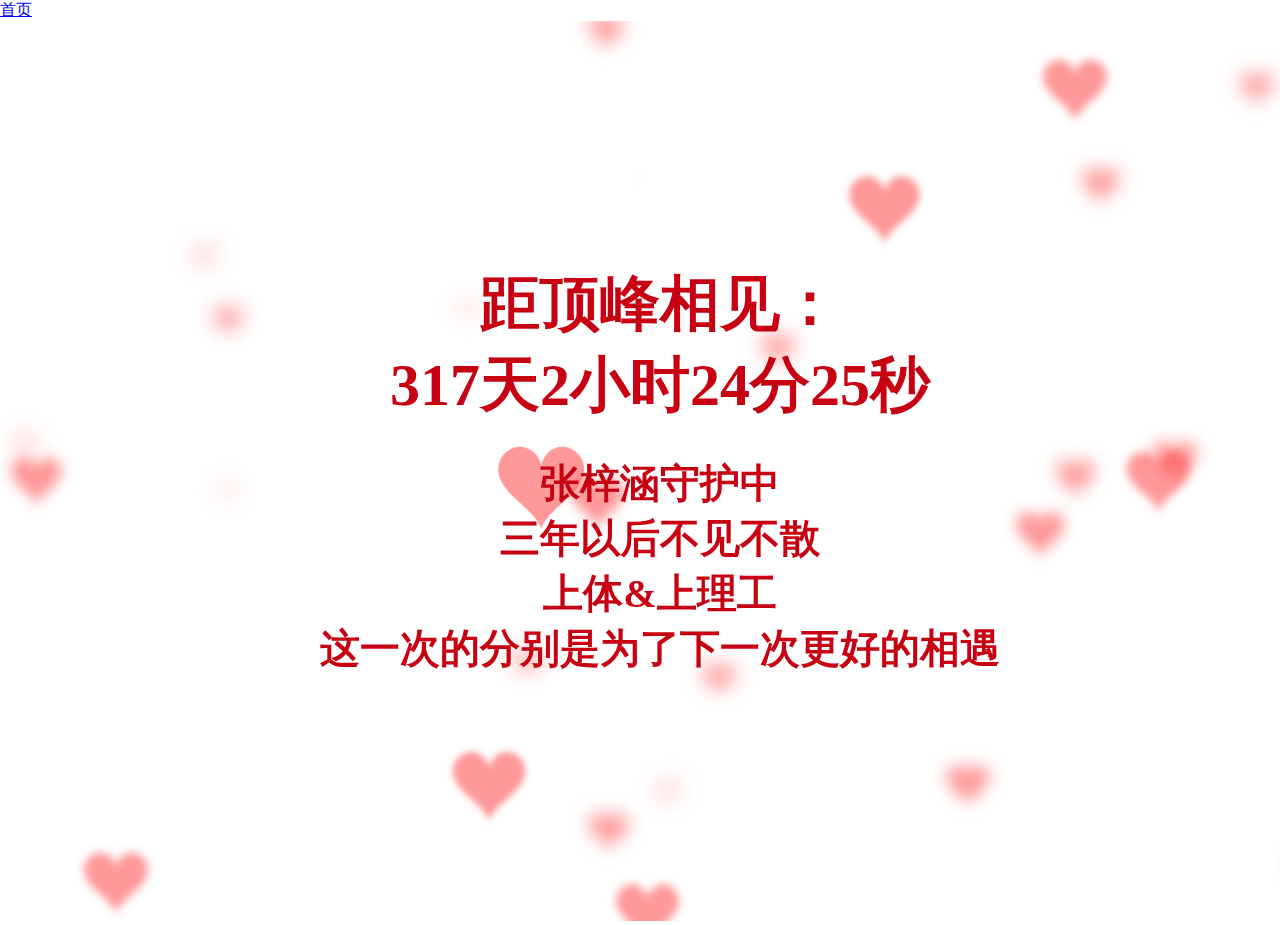
<file: zzh/daojishi.html>
<!doctype html>
<html>
<head>
<meta charset="utf-8">
<title>张梓涵我爱你</title><!-- 这是网页标题 -->
<style>
body{
  overflow: hidden;
  margin: 0;
}
h1{
  position: fixed;
  top: 30%;
  left: 0;
  width: 100%;
  text-align: center;
  transform:translateY(-50%);
  font-family: 'Love Ya Like A Sister', cursive;
  font-size: 60px;
  color: #c70012;
  padding: 0 20px;
}
h1 span{
  position: fixed;
  left: 0;
  width: 100%;
  text-align: center;
margin-top:30px;
    font-size:40px;
}
</style>

</head>
<body>
<h1 id="h1"></h1>
<a href="index1.html">首页</a>
<canvas></canvas> <!--canvas 画布-->

<script>
var canvas = document.querySelector("canvas"),
  ctx = canvas.getContext("2d");

var ww,wh;

function onResize(){
  ww = canvas.width = window.innerWidth;
  wh = canvas.height = window.innerHeight;
}

ctx.strokeStyle = "red";
ctx.shadowBlur = 25;
ctx.shadowColor = "hsla(0, 100%, 60%,0.5)";

var precision = 100;
var hearts = [];
var mouseMoved = false;
function onMove(e){
  mouseMoved = true;
  if(e.type === "touchmove"){
    hearts.push(new Heart(e.touches[0].clientX, e.touches[0].clientY));
    hearts.push(new Heart(e.touches[0].clientX, e.touches[0].clientY));
  }
  else{
    hearts.push(new Heart(e.clientX, e.clientY));
    hearts.push(new Heart(e.clientX, e.clientY));
  }
}

var Heart = function(x,y){
  this.x = x || Math.random()*ww;
  this.y = y || Math.random()*wh;
  this.size = Math.random()*2 + 1;
  this.shadowBlur = Math.random() * 10;
  this.speedX = (Math.random()+0.2-0.6) * 8;
  this.speedY = (Math.random()+0.2-0.6) * 8;
  this.speedSize = Math.random()*0.05 + 0.01;
  this.opacity = 1;
  this.vertices = [];
  for (var i = 0; i < precision; i++) {
    var step = (i / precision - 0.5) * (Math.PI * 2);
    var vector = {
      x : (15 * Math.pow(Math.sin(step), 3)),
      y : -(13 * Math.cos(step) - 5 * Math.cos(2 * step) - 2 * Math.cos(3 * step) - Math.cos(4 * step)) 
    }
    this.vertices.push(vector);
  }
}

Heart.prototype.draw = function(){
  this.size -= this.speedSize;
  this.x += this.speedX;
  this.y += this.speedY;
  ctx.save();
  ctx.translate(-1000,this.y);
  ctx.scale(this.size, this.size);
  ctx.beginPath();
  for (var i = 0; i < precision; i++) {
    var vector = this.vertices[i];
    ctx.lineTo(vector.x, vector.y);
  }
  ctx.globalAlpha = this.size;
  ctx.shadowBlur = Math.round((3 - this.size) * 10);
  ctx.shadowColor = "hsla(0, 100%, 60%,0.5)";
  ctx.shadowOffsetX = this.x + 1000;
  ctx.globalCompositeOperation = "screen"
  ctx.closePath();
  ctx.fill()
  ctx.restore();
};


function render(a){
  requestAnimationFrame(render);

  hearts.push(new Heart())
  ctx.clearRect(0,0,ww,wh);
  for (var i = 0; i < hearts.length; i++) {
    hearts[i].draw();
    if(hearts[i].size <= 0){
      hearts.splice(i,1);
      i--;
    }
  }
}


onResize();
window.addEventListener("mousemove", onMove);
window.addEventListener("touchmove", onMove);
window.addEventListener("resize", onResize);
requestAnimationFrame(render);

window.onload=function starttime(){
        time(h1,'2027/6/9');     // 2021年春节时间
        ptimer = setTimeout(starttime,1000); // 添加计时器
}

    function time(obj,futimg){
        var nowtime = new Date().getTime(); // 现在时间转换为时间戳
        var futruetime =  new Date(futimg).getTime(); // 未来时间转换为时间戳
        var msec = futruetime-nowtime; // 毫秒 未来时间-现在时间
        var time = (msec/1000);  // 毫秒/1000
        var day = parseInt(time/86400); // 天  24*60*60*1000 
        var hour = parseInt(time/3600)-24*day;    // 小时 60*60 总小时数-过去的小时数=现在的小时数 
        var minute = parseInt(time%3600/60); // 分 -(day*24) 以60秒为一整份 取余 剩下秒数 秒数/60 就是分钟数
        var second = parseInt(time%60);  // 以60秒为一整份 取余 剩下秒数
        obj.innerHTML="<br>距顶峰相见：<br>"+day+"天"+hour+"小时"+minute+"分"+second+"秒"+"<br><span>张梓涵守护中<br>三年以后不见不散<br>上体&上理工<br>这一次的分别是为了下一次更好的相遇<br></span>"
        return true;
    }
</script>

  <audio id="bgmusic" src="http://music.163.com/song/media/outer/url?id=29771231.mp3" autoplay="autoplay" loop="loop" style="display: block; width: 3%; height:3%;"></audio>
    <script type="text/javascript">
        document.addEventListener('DOMContentLoaded', function () {
            function audioAutoPlay() {
                var audio = document.getElementById('bgmusic');
                audio.play();
                document.addEventListener("WeixinJSBridgeReady", function () {
                    audio.play();
                    }, false);
                 }
                 audioAutoPlay();
                 });
</script>
</body>
</html>
</file>
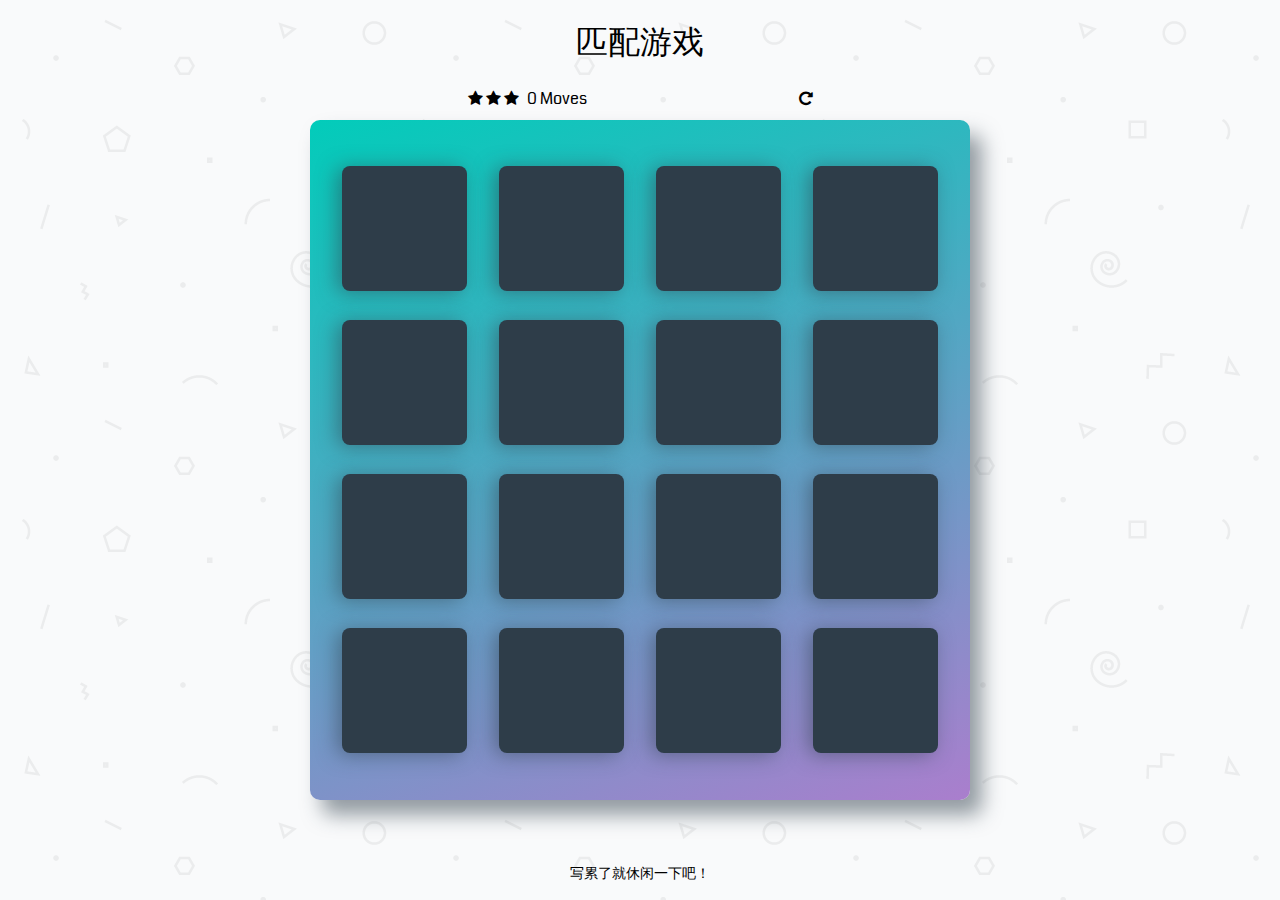
<file: zzh/fanpaizi.html>
﻿<!doctype html>
<html lang="en">
<head>
<meta charset="utf-8">
<title>张梓涵我爱你</title>
<meta name="description" content="">

<link rel="stylesheet prefetch" href="https://fonts.googleapis.com/css?family=Coda">
<link rel="stylesheet prefetch" href="css/font-awesome.min.css">
<link rel="stylesheet" href="css/app.css">

</head>
<body>

<div class="container">
	<header>
		<h1>匹配游戏</h1>
	</header>

	<section class="score-panel">
		<ul class="stars">
			<li><i class="fa fa-star"></i></li>
			<li><i class="fa fa-star"></i></li>
			<li><i class="fa fa-star"></i></li>
		</ul>

		<span class="moves">0</span> Moves

		<div class="restart" onClick="run()">
			<i class="fa fa-repeat"></i>
		</div>
	</section>

	<ul class="deck" id="deck">

	</ul>
</div>

<script src="js/jquery.min.js"></script>
<script src="js/app.js"></script>

<div style="text-align:center;margin:1px 0; font:normal 14px/24px 'MicroSoft YaHei';">
<p>写累了就休闲一下吧！</p>
</div>
</body>
</html>
</file>
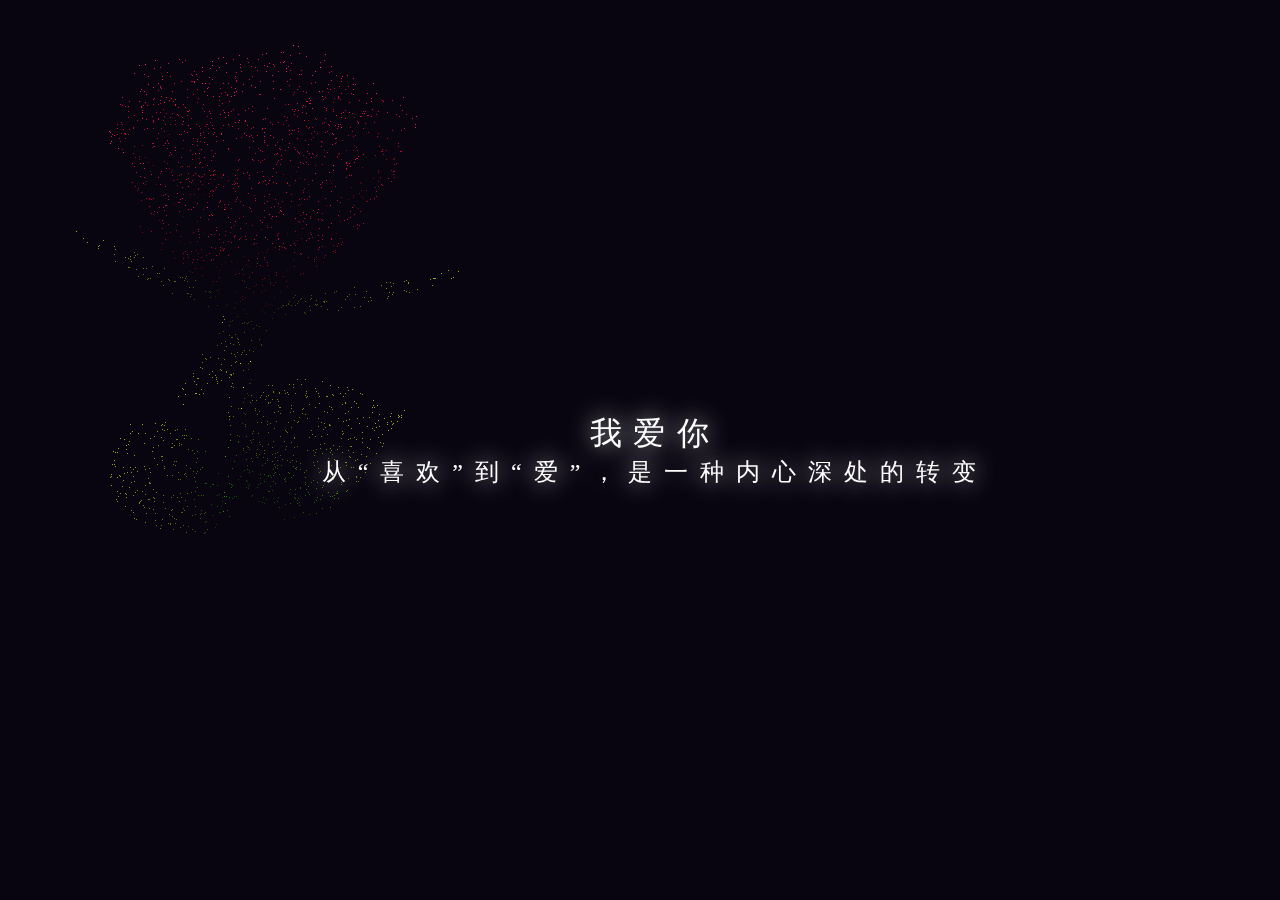
<file: zzh/last.html>
<!DOCTYPE html PUBLIC "-//W3C//DTD XHTML 1.0 Transitional//EN" "http://www.w3.org/TR/xhtml1/DTD/xhtml1-transitional.dtd">
<html xmlns="http://www.w3.org/1999/xhtml">
 
<head>
    <meta http-equiv="Content-Type" content="text/html; charset=utf-8" />
    <title>张梓涵，我爱你</title>
    <style type="text/css">
        * {
            margin: 0;
            padding: 0;
            -webkit-box-sizing: border-box;
            -moz-box-sizing: border-box;
            -ms-box-sizing: border-box;
            -o-box-sizing: border-box;
            box-sizing: border-box;
        }
        
        html,
        body {
            margin: 0;
            padding: 0;
            color: #fefeff;
            -webkit-font-smoothing: antialiased;
            font-smoothing: antialiased;
        }
        
        body {
            font-family: "Microsoft YaHei";
            background: rgb(8, 5, 16);
            overflow: hidden;
            -webkit-touch-callout: none;
            -webkit-user-select: none;
            -khtml-user-select: none;
            -moz-user-select: none;
            -ms-user-select: none;
            user-select: none;
        }
        
        h1 {
            font: 2.75em;
            font-weight: 400;
            letter-spacing: 0.35em;
            text-shadow: 0 0 25px rgba(254, 254, 255, 0.85);
        }
        
        h2 {
            font: 1.45em;
            font-weight: 400;
            letter-spacing: 0.5em;
            text-shadow: 0 0 25px rgba(254, 254, 255, 0.85);
            text-transform: lowercase;
        }
        
        [class^="letter"] {
            -webkit-transition: opacity 3s ease;
            -moz-transition: opacity 3s ease;
            transition: opacity 3s ease;
        }
        
        .letter-0 {
            transition-delay: 0.2s;
        }
        
        .letter-1 {
            transition-delay: 0.4s;
        }
        
        .letter-2 {
            transition-delay: 0.6s;
        }
        
        .letter-3 {
            transition-delay: 0.8s;
        }
        
        .letter-4 {
            transition-delay: 1.0s;
        }
        
        .letter-5 {
            transition-delay: 1.2s;
        }
        
        .letter-6 {
            transition-delay: 1.4s;
        }
        
        .letter-7 {
            transition-delay: 1.6s;
        }
        
        .letter-8 {
            transition-delay: 1.8s;
        }
        
        .letter-9 {
            transition-delay: 2.0s;
        }
        
        .letter-10 {
            transition-delay: 2.2s;
        }
        
        .letter-11 {
            transition-delay: 2.4s;
        }
        
        .letter-12 {
            transition-delay: 2.6s;
        }
        
        .letter-13 {
            transition-delay: 2.8s;
        }
        
        .letter-14 {
            transition-delay: 3.0s;
        }
        
        h1,
        h2 {
            visibility: hidden;
            -webkit-transform: translate3d(0, 0, 0);
            -moz-transform: translate3d(0, 0, 0);
            transform: translate3d(0, 0, 0);
        }
        
        h1.transition-in,
        h2.transition-in {
            visibility: visible;
        }
        
        h1 [class^="letter"],
        h2 [class^="letter"] {
            opacity: 0;
        }
        
        h1.transition-in [class^="letter"],
        h2.transition-in [class^="letter"] {
            opacity: 1;
        }
        
        #container {
            display: table;
            position: absolute;
            z-index: 20;
            width: 100%;
            height: 100%;
            text-align: center;
            cursor: none;
            left: 15px;
        }
        
        #container>div {
            display: table-cell;
            vertical-align: middle;
        }
        
        #container p {
            position: absolute;
            width: 100%;
            left: 0;
            bottom: 25px;
            font-size: 0.8em;
            letter-spacing: 0.1em;
            font-weight: 300;
            color: #76747a;
            -webkit-font-smoothing: subpixel-antialiased;
            font-smoothing: subpixel-antialiased;
        }
        
        #container p strong {
            color: #b3abc5;
            font-size: 5em;
        }
        
        #container p span {
            font-size: 0.75em;
            padding: 0 2px;
        }
        
        #canvas {
            position: absolute;
            z-index: 10;
            top: 0;
            left: 0;
            width: 100%;
            height: 100%;
            cursor: none;
        }
        
        #stats {
            position: absolute;
            z-index: 10;
            left: 10px;
            top: 10px;
        }
        
        .dg.ac {
            z-index: 100 !important;
        }
        
        #container div p strong a {
            color: #999;
            font-size: 0.5em;
        }
        
        body,
        td,
        th {}
        
        a:link {
            text-decoration: none;
        }
        
        a:visited {
            text-decoration: none;
        }
        
        a:hover {
            text-decoration: none;
        }
        
        a:active {
            text-decoration: none;
        }
        
        #shusheng {
            position: absolute;
            width: 100%;
            height: 100%;
            text-align: center;
        }
    </style>
</head>
<!--/************************************************************
 *																*
 * 						      Tonyz								*
 *                        	 Danica								*
 *       		         Date@2022.2.14			                *
 * 																*
**************************************************************-->
 
<body ondragstart="window.event.returnValue=false" oncontextmenu="window.event.returnValue=false" onselectstart="event.returnValue=false">
 



    <div id="container">
 
        <div>
            <h1 id="h1">我爱你</h1>
            <h2 id="h2">从“喜欢”到“爱”，是一种内心深处的转变</h2>
        </div>
 
    </div>
 
    <canvas id="canvas"></canvas>
 
    <div id="shusheng">
        <canvas id="c"></canvas>
        <script>
            var b = document.body;
            var c = document.getElementsByTagName('canvas')[0];
            var a = c.getContext('2d');
            document.body.clientWidth;
        </script>
        <script>
            with(m = Math) C = cos,
                S = sin,
                P = pow,
                R = random;
            c.width = c.height = f = 500;
            h = -250;
 
            function p(a, b, c) {
                if (c > 60) return [S(a * 7) * (13 + 5 / (.2 + P(b * 4, 4))) - S(b) * 50, b * f + 50, 625 + C(a * 7) * (13 + 5 / (.2 + P(b * 4, 4))) + b * 400, a * 1 - b / 2, a];
                A = a * 2 - 1;
                B = b * 2 - 1;
                if (A * A + B * B < 1) {
                    if (c > 37) {
                        n = (j = c & 1) ? 6 : 4;
                        o = .5 / (a + .01) + C(b * 125) * 3 - a * 300;
                        w = b * h;
                        return [o * C(n) + w * S(n) + j * 610 - 390, o * S(n) - w * C(n) + 550 - j * 350, 1180 + C(B + A) * 99 - j * 300, .4 - a * .1 + P(1 - B * B, -h * 6) * .15 - a * b * .4 + C(a + b) / 5 + P(C((o * (a + 1) + (B > 0 ? w : -w)) / 25), 30) * .1 * (1 - B * B), o / 1e3 + .7 - o * w * 3e-6]
                    }
                    if (c > 32) {
                        c = c * 1.16 - .15;
                        o = a * 45 - 20;
                        w = b * b * h;
                        z = o * S(c) + w * C(c) + 620;
                        return [o * C(c) - w * S(c), 28 + C(B * .5) * 99 - b * b * b * 60 - z / 2 - h, z, (b * b * .3 + P((1 - (A * A)), 7) * .15 + .3) * b, b * .7]
                    }
                    o = A * (2 - b) * (80 - c * 2);
                    w = 99 - C(A) * 120 - C(b) * (-h - c * 4.9) + C(P(1 - b, 7)) * 50 + c * 2;
                    z = o * S(c) + w * C(c) + 700;
                    return [o * C(c) - w * S(c), B * 99 - C(P(b, 7)) * 50 - c / 3 - z / 1.35 + 450, z, (1 - b / 1.2) * .9 + a * .1, P((1 - b), 20) / 4 + .05]
                }
            }
            setInterval('for(i=0;i<1e4;i++)if(s=p(R(),R(),i%46/.74)){z=s[2];x=~~(s[0]*f/z-h);y=~~(s[1]*f/z-h);if(!m[q=y*f+x]|m[q]>z)m[q]=z,a.fillStyle="rgb("+~(s[3]*h)+","+~(s[4]*h)+","+~(s[3]*s[3]*-80)+")",a.fillRect(x,y,1,1)}', 0)
        </script>
    </div>
 
    <script>
        var Stats = function() {
            var e = Date.now(),
                t = e,
                i = 0,
                n = 1 / 0,
                r = 0,
                s = 0,
                o = 1 / 0,
                a = 0,
                l = 0,
                h = 0,
                c = document.createElement("div");
            c.id = "stats", c.addEventListener("mousedown", function(e) {
                e.preventDefault(), v(++h % 2)
            }, !1), c.style.cssText = "width:80px;opacity:0.9;cursor:pointer";
            var u = document.createElement("div");
            u.id = "fps", u.style.cssText = "padding:0 0 3px 3px;text-align:left;background-color:#002", c.appendChild(u);
            var d = document.createElement("div");
            d.id = "fpsText", d.style.cssText = "color:#0ff;font-size:9px;font-weight:bold;line-height:15px", d.innerHTML = "FPS", u.appendChild(d);
            var p = document.createElement("div");
            for (p.id = "fpsGraph", p.style.cssText = "position:relative;width:74px;height:30px;background-color:#0ff", u.appendChild(p); 74 > p.children.length;) {
                var f = document.createElement("span");
                f.style.cssText = "width:1px;height:30px;float:left;background-color:#113", p.appendChild(f)
            }
            var m = document.createElement("div");
            m.id = "ms", m.style.cssText = "padding:0 0 3px 3px;text-align:left;background-color:#020;display:none", c.appendChild(m);
            var g = document.createElement("div");
            g.id = "msText", g.style.cssText = "color:#0f0;;font-size:9px;font-weight:bold;line-height:15px", g.innerHTML = "MS", m.appendChild(g);
            var y = document.createElement("div");
            for (y.id = "msGraph", y.style.cssText = "position:relative;width:74px;height:30px;background-color:#0f0", m.appendChild(y); 74 > y.children.length;) {
                var f = document.createElement("span");
                f.style.cssText = "width:1px;height:30px;float:left;background-color:#131", y.appendChild(f)
            }
            var v = function(e) {
                    switch (h = e) {
                        case 0:
                            u.style.display = "block", m.style.display = "none";
                            break;
                        case 1:
                            u.style.display = "none", m.style.display = "block"
                    }
                },
                b = function(e, t) {
                    var i = e.appendChild(e.firstChild);
                    i.style.height = t + "px"
                };
            return {
                REVISION: 11,
                domElement: c,
                setMode: v,
                begin: function() {
                    e = Date.now()
                },
                end: function() {
                    var h = Date.now();
                    return i = h - e, n = Math.min(n, i), r = Math.max(r, i), g.textContent = i + " MS (" + n + "-" + r + ")", b(y, Math.min(30, 30 - 30 * (i / 200))), l++, h > t + 1e3 && (s = Math.round(1e3 * l / (h - t)), o = Math.min(o, s), a = Math.max(a, s), d.textContent = s + " FPS (" + o + "-" + a + ")", b(p, Math.min(30, 30 - 30 * (s / 100))), t = h, l = 0), h
                },
                update: function() {
                    e = this.end()
                }
            }
        };
    </script>
    <script>
        ;
        (function(window) {
 
            var ctx,
                hue,
                logo,
                form,
                buffer,
                target = {},
                tendrils = [],
                settings = {};
 
            settings.debug = true;
            settings.friction = 0.5;
            settings.trails = 20;
            settings.size = 50;
            settings.dampening = 0.25;
            settings.tension = 0.98;
 
            Math.TWO_PI = Math.PI * 2;
 
            // ========================================================================================
            // Oscillator
            // ----------------------------------------------------------------------------------------
 
            function Oscillator(options) {
                this.init(options || {});
            }
 
            Oscillator.prototype = (function() {
 
                var value = 0;
 
                return {
 
                    init: function(options) {
                        this.phase = options.phase || 0;
                        this.offset = options.offset || 0;
                        this.frequency = options.frequency || 0.001;
                        this.amplitude = options.amplitude || 1;
                    },
 
                    update: function() {
                        this.phase += this.frequency;
                        value = this.offset + Math.sin(this.phase) * this.amplitude;
                        return value;
                    },
 
                    value: function() {
                        return value;
                    }
                };
 
            })();
 
            // ========================================================================================
            // Tendril
            // ----------------------------------------------------------------------------------------
 
            function Tendril(options) {
                this.init(options || {});
            }
 
            Tendril.prototype = (function() {
 
                function Node() {
                    this.x = 0;
                    this.y = 0;
                    this.vy = 0;
                    this.vx = 0;
                }
 
                return {
 
                    init: function(options) {
 
                        this.spring = options.spring + (Math.random() * 0.1) - 0.05;
                        this.friction = settings.friction + (Math.random() * 0.01) - 0.005;
                        this.nodes = [];
 
                        for (var i = 0, node; i < settings.size; i++) {
 
                            node = new Node();
                            node.x = target.x;
                            node.y = target.y;
 
                            this.nodes.push(node);
                        }
                    },
 
                    update: function() {
 
                        var spring = this.spring,
                            node = this.nodes[0];
 
                        node.vx += (target.x - node.x) * spring;
                        node.vy += (target.y - node.y) * spring;
 
                        for (var prev, i = 0, n = this.nodes.length; i < n; i++) {
 
                            node = this.nodes[i];
 
                            if (i > 0) {
 
                                prev = this.nodes[i - 1];
 
                                node.vx += (prev.x - node.x) * spring;
                                node.vy += (prev.y - node.y) * spring;
                                node.vx += prev.vx * settings.dampening;
                                node.vy += prev.vy * settings.dampening;
                            }
 
                            node.vx *= this.friction;
                            node.vy *= this.friction;
                            node.x += node.vx;
                            node.y += node.vy;
 
                            spring *= settings.tension;
                        }
                    },
 
                    draw: function() {
 
                        var x = this.nodes[0].x,
                            y = this.nodes[0].y,
                            a, b;
 
                        ctx.beginPath();
                        ctx.moveTo(x, y);
 
                        for (var i = 1, n = this.nodes.length - 2; i < n; i++) {
 
                            a = this.nodes[i];
                            b = this.nodes[i + 1];
                            x = (a.x + b.x) * 0.5;
                            y = (a.y + b.y) * 0.5;
 
                            ctx.quadraticCurveTo(a.x, a.y, x, y);
                        }
 
                        a = this.nodes[i];
                        b = this.nodes[i + 1];
 
                        ctx.quadraticCurveTo(a.x, a.y, b.x, b.y);
                        ctx.stroke();
                        ctx.closePath();
                    }
                };
 
            })();
 
            // ----------------------------------------------------------------------------------------
 
            function init(event) {
 
                document.removeEventListener('mousemove', init);
                document.removeEventListener('touchstart', init);
 
                document.addEventListener('mousemove', mousemove);
                document.addEventListener('touchmove', mousemove);
                document.addEventListener('touchstart', touchstart);
 
                mousemove(event);
                reset();
                loop();
            }
 
            function reset() {
 
                tendrils = [];
 
                for (var i = 0; i < settings.trails; i++) {
 
                    tendrils.push(new Tendril({
                        spring: 0.45 + 0.025 * (i / settings.trails)
                    }));
                }
            }
 
            function loop() {
 
                if (!ctx.running) return;
 
                ctx.globalCompositeOperation = 'source-over';
                ctx.fillStyle = 'rgba(8,5,16,0.4)';
                ctx.fillRect(0, 0, ctx.canvas.width, ctx.canvas.height);
                ctx.globalCompositeOperation = 'lighter';
                ctx.strokeStyle = 'hsla(' + Math.round(hue.update()) + ',90%,50%,0.25)';
                ctx.lineWidth = 1;
 
                if (ctx.frame % 60 == 0) {
                    console.log(hue.update(), Math.round(hue.update()), hue.phase, hue.offset, hue.frequency, hue.amplitude);
                }
 
                for (var i = 0, tendril; i < settings.trails; i++) {
                    tendril = tendrils[i];
                    tendril.update();
                    tendril.draw();
                }
 
                ctx.frame++;
                ctx.stats.update();
                requestAnimFrame(loop);
            }
 
            function resize() {
                ctx.canvas.width = window.innerWidth;
                ctx.canvas.height = window.innerHeight;
            }
 
            function start() {
                if (!ctx.running) {
                    ctx.running = true;
                    loop();
                }
            }
 
            function stop() {
                ctx.running = false;
            }
 
            function mousemove(event) {
                if (event.touches) {
                    target.x = event.touches[0].pageX;
                    target.y = event.touches[0].pageY;
                } else {
                    target.x = event.clientX
                    target.y = event.clientY;
                }
                event.preventDefault();
            }
 
            function touchstart(event) {
                if (event.touches.length == 1) {
                    target.x = event.touches[0].pageX;
                    target.y = event.touches[0].pageY;
                }
            }
 
            function keyup(event) {
 
                switch (event.keyCode) {
                    case 32:
                        save();
                        break;
                    default:
                        // console.log(event.keyCode);
                }
            }
 
            function letters(id) {
 
                var el = document.getElementById(id),
                    letters = el.innerHTML.replace('&amp;', '&').split(''),
                    heading = '';
 
                for (var i = 0, n = letters.length, letter; i < n; i++) {
                    letter = letters[i].replace('&', '&amp');
                    heading += letter.trim() ? '<span class="letter-' + i + '">' + letter + '</span>' : '&nbsp;';
                }
 
                el.innerHTML = heading;
                setTimeout(function() {
                    el.className = 'transition-in';
                }, (Math.random() * 500) + 500);
            }
 
            function save() {
 
                if (!buffer) {
 
                    buffer = document.createElement('canvas');
                    buffer.width = screen.availWidth;
                    buffer.height = screen.availHeight;
                    buffer.ctx = buffer.getContext('2d');
 
                    form = document.createElement('form');
                    form.method = 'post';
                    form.input = document.createElement('input');
                    form.input.type = 'hidden';
                    form.input.name = 'data';
                    form.appendChild(form.input);
 
                    document.body.appendChild(form);
                }
 
                buffer.ctx.fillStyle = 'rgba(8,5,16)';
                buffer.ctx.fillRect(0, 0, buffer.width, buffer.height);
 
                buffer.ctx.drawImage(canvas,
                    Math.round(buffer.width / 2 - canvas.width / 2),
                    Math.round(buffer.height / 2 - canvas.height / 2)
                );
 
                buffer.ctx.drawImage(logo,
                    Math.round(buffer.width / 2 - logo.width / 4),
                    Math.round(buffer.height / 2 - logo.height / 4),
                    logo.width / 2,
                    logo.height / 2
                );
 
                window.open(buffer.toDataURL(), 'wallpaper', 'top=0,left=0,width=' + buffer.width + ',height=' + buffer.height);
 
                // form.input.value = buffer.toDataURL().substr(22);
                // form.submit();
            }
 
            window.requestAnimFrame = (function() {
                return window.requestAnimationFrame || window.webkitRequestAnimationFrame || window.mozRequestAnimationFrame || function(fn) {
                    window.setTimeout(fn, 1000 / 60)
                };
            })();
 
            window.onload = function() {
 
                ctx = document.getElementById('canvas').getContext('2d');
                ctx.stats = new Stats();
                ctx.running = true;
                ctx.frame = 1;
 
                logo = new Image();
                logo.src = 'http://labs.nikrowell.com/lightsandmotion/ultraviolet/images/logo.png';
 
                hue = new Oscillator({
                    phase: Math.random() * Math.TWO_PI,
                    amplitude: 85,
                    frequency: 0.0015,
                    offset: 285
                });
 
                letters('h1');
                letters('h2');
 
                document.addEventListener('mousemove', init);
                document.addEventListener('touchstart', init);
                document.body.addEventListener('orientationchange', resize);
                window.addEventListener('resize', resize);
                window.addEventListener('keyup', keyup);
                window.addEventListener('focus', start);
                window.addEventListener('blur', stop);
 
                resize();
 
                if (window.DEBUG) {
 
                    var gui = new dat.GUI();
 
                    // gui.add(settings, 'debug');
                    settings.gui.add(settings, 'trails', 1, 30).onChange(reset);
                    settings.gui.add(settings, 'size', 25, 75).onFinishChange(reset);
                    settings.gui.add(settings, 'friction', 0.45, 0.55).onFinishChange(reset);
                    settings.gui.add(settings, 'dampening', 0.01, 0.4).onFinishChange(reset);
                    settings.gui.add(settings, 'tension', 0.95, 0.999).onFinishChange(reset);
 
                    document.body.appendChild(ctx.stats.domElement);
                }
            };
 
        })(window);
    </script>



</body>
 
</html>
</file>
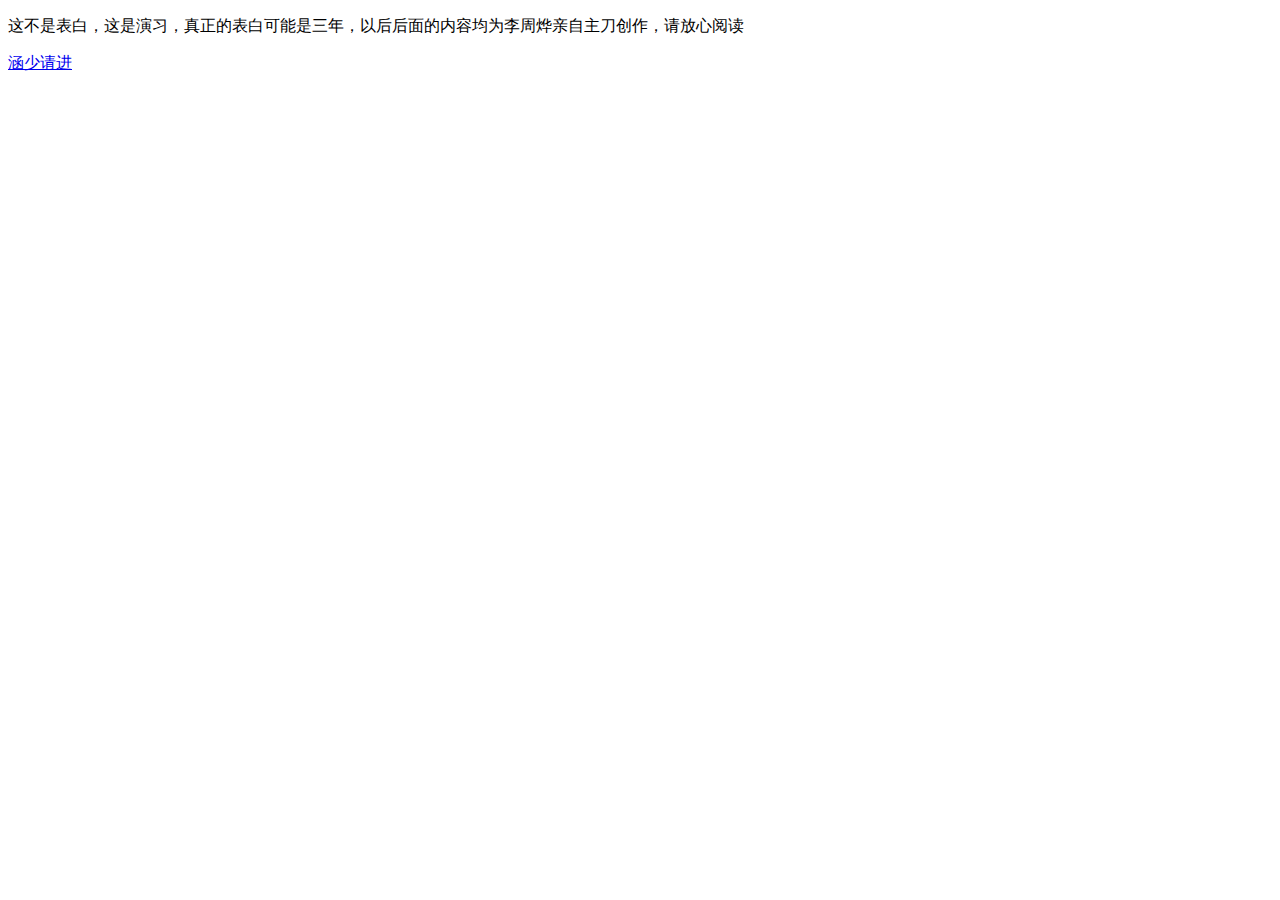
<file: zzh/zzh.html>
<!DOCTYPE html>
<html lang="en">
<head>
    <meta charset="UTF-8">
    <meta name="viewport" content="width=device-width, initial-scale=1.0">
    <title>前方高能，中转页</title>
</head>
<body>
    <p>这不是表白，这是演习，真正的表白可能是三年，以后后面的内容均为李周烨亲自主刀创作，请放心阅读</p>
    <a href="zzh1.html">涵少请进</a>
</body>
</html>
</file>
<file: zzh/css/app.css>
html {
    box-sizing: border-box;
}

*,
*::before,
*::after {
    box-sizing: inherit;
}

html,
body {
    width: 100%;
    height: 100%;
    margin: 0;
    padding: 0;
}

body {
    background: #ffffff url('../img/geometry2.png'); /* Background pattern from Subtle Patterns */
    font-family: 'Coda', cursive;
}

.container {
    display: flex;
    justify-content: center;
    align-items: center;
    flex-direction: column;
}

h1 {
    font-family: 'Open Sans', sans-serif;
    font-weight: 300;
}

/*
 * Styles for the deck of cards
 */

.deck {
    width: 660px;
    min-height: 680px;
    background: linear-gradient(160deg, #02ccba 0%, #aa7ecd 100%);
    padding: 32px;
    border-radius: 10px;
    box-shadow: 12px 15px 20px 0 rgba(46, 61, 73, 0.5);
    display: flex;
    flex-wrap: wrap;
    justify-content: space-between;
    align-items: center;
    margin: 0 0 3em;
}

.deck .card {
    height: 125px;
    width: 125px;
    background: #2e3d49;
    font-size: 0;
    color: #ffffff;
    border-radius: 8px;
    cursor: pointer;
    display: flex;
    justify-content: center;
    align-items: center;
    box-shadow: 5px 2px 20px 0 rgba(46, 61, 73, 0.5);
    transform: rotateY(180deg);
    transition: transform 0.3s;
}

.deck .card.open {
    transform: rotateY(360deg);
    background: #02b3e4;
    cursor: default;
    transition: transform 0.3s;
}

.deck .card.show {
    font-size: 33px;
}

.deck .card.match {
    cursor: default;
    background: #02ccba;
    font-size: 33px;
    animation: fbig 0.3s alternate;
}
@keyframes fbig {
    from{transform: scale(1)}
    to {transform: scale(1.1)}
}
/*
 * Styles for the Score Panel
 */

.score-panel {
    text-align: left;
    width: 345px;
    margin-bottom: 10px;
}

.score-panel .stars {
    margin: 0;
    padding: 0;
    display: inline-block;
    margin: 0 5px 0 0;
}

.score-panel .stars li {
    list-style: none;
    display: inline-block;
}

.score-panel .restart {
    float: right;
    cursor: pointer;
}
</file>
